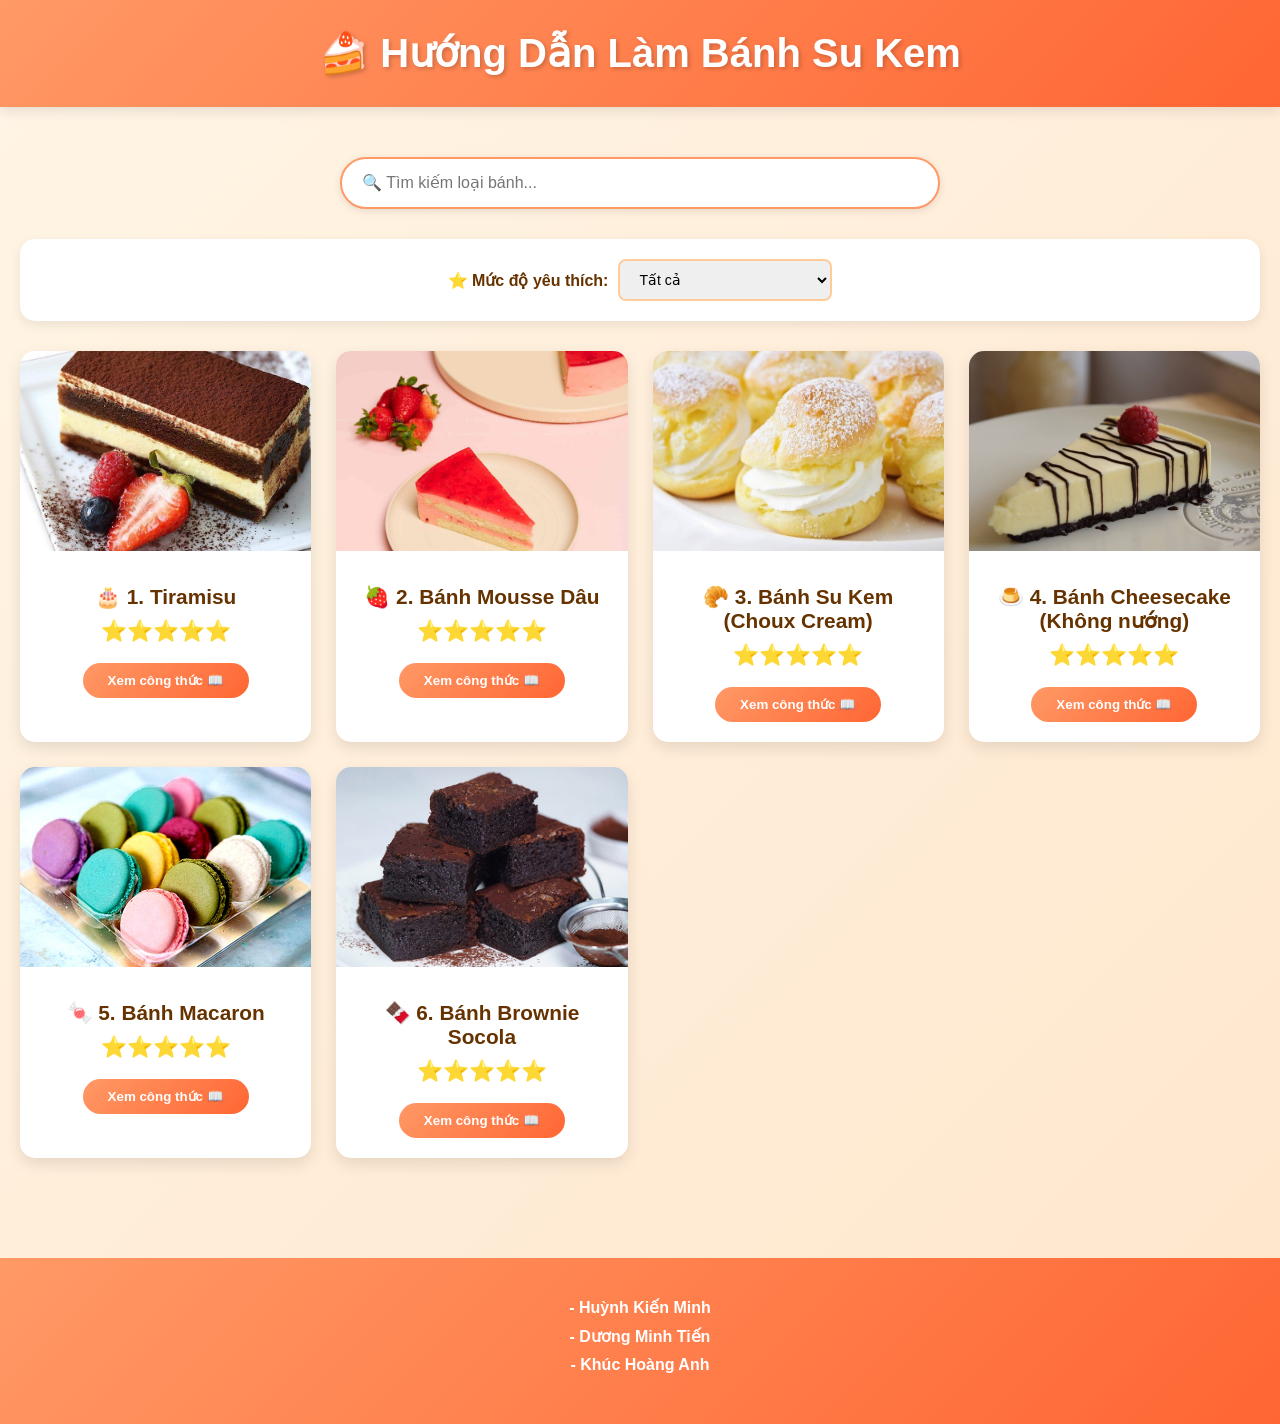
<file: index.html>
<!DOCTYPE html>
<html lang="vi">
<head>
    <meta charset="UTF-8">
    <meta name="viewport" content="width=device-width, initial-scale=1.0">
    <title>Hướng Dẫn Làm Bánh Su Kem</title>
    <link rel="stylesheet" href="style.css">
</head>
<body>

<header>
    <h1>🍰 Hướng Dẫn Làm Bánh Su Kem</h1>
</header>

<div class="container">
    <div class="search-box">
        <input type="text" id="searchInput" placeholder="🔍 Tìm kiếm loại bánh...">
    </div>
    <div class="filters">
        <div class="filter-group">
            <label>⭐ Mức độ yêu thích:</label>
            <select id="ratingFilter">
                <option value="all">Tất cả</option>
                <option value="5">⭐⭐⭐⭐⭐ (5 sao)</option>
                <option value="4">⭐⭐⭐⭐ (4 sao trở lên)</option>
                <option value="3">⭐⭐⭐ (3 sao trở lên)</option>
            </select>
        </div>
    </div>
    <div class="menu" id="menuList"></div>
</div>

<div id="recipeModal" class="modal">
    <div class="modal-content">
        <div class="modal-header">
            <span class="close">&times;</span>
            <h2 id="modalTitle"></h2>
        </div>
        <div class="modal-body" id="modalBody"></div>
    </div>
</div>

<footer>
    <h4 style = "margin-bottom: 10px;"> - Huỳnh Kiến Minh <br> </h4>
    <h4 style = "margin-bottom: 10px;"> - Dương Minh Tiến <br> </h4>
    <h4 style = "margin-bottom: 10px;"> - Khúc Hoàng Anh </h4>
</footer>

<script src = "script.js"></script>

</body>
</html>
</file>
<file: style.css>
* {
            margin: 0;
            padding: 0;
            box-sizing: border-box;
        }

        body {
            font-family: 'Segoe UI', Tahoma, Geneva, Verdana, sans-serif;
            background: linear-gradient(135deg, #fff5e6 0%, #ffe6cc 100%);
            min-height: 100vh;
        }

        header {
            background: linear-gradient(135deg, #ff9966 0%, #ff6633 100%);
            padding: 30px 20px;
            text-align: center;
            box-shadow: 0 4px 12px rgba(0,0,0,0.1);
        }

        header h1 {
            color: white;
            font-size: 2.5em;
            text-shadow: 2px 2px 4px rgba(0,0,0,0.2);
        }

        .container {
            max-width: 1400px;
            margin: 0 auto;
            padding: 20px;
        }

        /* Thanh tìm kiếm */
        .search-box {
            text-align: center;
            margin: 30px 0;
        }

        .search-box input {
            width: 100%;
            max-width: 600px;
            padding: 15px 20px;
            font-size: 16px;
            border-radius: 50px;
            border: 2px solid #ff9966;
            outline: none;
            transition: all 0.3s;
            box-shadow: 0 2px 8px rgba(0,0,0,0.1);
        }

        .search-box input:focus {
            border-color: #ff6633;
            box-shadow: 0 4px 12px rgba(255,102,51,0.3);
        }

        /* Bộ lọc gọn gàng hơn */
        .filters {
            background: white;
            padding: 20px;
            border-radius: 15px;
            box-shadow: 0 4px 12px rgba(0,0,0,0.08);
            display: flex;
            justify-content: center;
            align-items: center;
            gap: 20px;
            margin: 20px 0;
            flex-wrap: wrap;
        }

        .filter-group {
            display: flex;
            align-items: center;
            gap: 10px;
        }

        .filter-group label {
            font-weight: 600;
            color: #663300;
            white-space: nowrap;
        }

        .filter-group input,
        .filter-group select {
            padding: 10px 15px;
            border-radius: 8px;
            border: 2px solid #ffcc99;
            outline: none;
            font-size: 14px;
            transition: all 0.3s;
        }

        .filter-group input:focus,
        .filter-group select:focus {
            border-color: #ff9966;
        }

        .filter-group input[type="number"] {
            width: 80px;
        }

        /* Layout menu */
        .menu {
            display: grid;
            grid-template-columns: repeat(auto-fill, minmax(280px, 1fr));
            gap: 25px;
            margin: 30px 0;
        }

        /* Card bánh */
        .card {
            background: white;
            border-radius: 15px;
            padding: 0;
            text-align: center;
            box-shadow: 0 6px 15px rgba(0,0,0,0.1);
            transition: all 0.3s;
            cursor: pointer;
            overflow: hidden;
        }

        .card:hover {
            transform: translateY(-8px);
            box-shadow: 0 12px 25px rgba(0,0,0,0.15);
        }

        .card img {
            width: 100%;
            height: 200px;
            object-fit: cover;
            transition: transform 0.3s;
        }

        .card:hover img {
            transform: scale(1.1);
        }

        .card-content {
            padding: 20px;
        }

        .card h3 {
            margin: 10px 0;
            font-size: 1.3em;
            color: #663300;
        }

        .card p {
            color: #ff6633;
            font-weight: bold;
            font-size: 1.2em;
            margin: 10px 0;
        }

        .rating {
            color: #ffa500;
            font-size: 1.3em;
            margin: 10px 0;
        }

        .view-recipe-btn {
            background: linear-gradient(135deg, #ff9966 0%, #ff6633 100%);
            color: white;
            border: none;
            padding: 10px 25px;
            border-radius: 25px;
            font-weight: 600;
            cursor: pointer;
            transition: all 0.3s;
            margin-top: 10px;
        }

        .view-recipe-btn:hover {
            transform: scale(1.05);
            box-shadow: 0 4px 12px rgba(255,102,51,0.4);
        }

        /* Modal công thức */
        .modal {
            display: none;
            position: fixed;
            z-index: 1000;
            left: 0;
            top: 0;
            width: 100%;
            height: 100%;
            background-color: rgba(0,0,0,0.6);
            animation: fadeIn 0.3s;
        }

        @keyframes fadeIn {
            from { opacity: 0; }
            to { opacity: 1; }
        }

        .modal-content {
            background-color: white;
            margin: 3% auto;
            padding: 0;
            border-radius: 20px;
            width: 90%;
            max-width: 800px;
            max-height: 85vh;
            overflow-y: auto;
            box-shadow: 0 10px 40px rgba(0,0,0,0.3);
            animation: slideDown 0.3s;
        }

        @keyframes slideDown {
            from { transform: translateY(-50px); opacity: 0; }
            to { transform: translateY(0); opacity: 1; }
        }

        .modal-header {
            background: linear-gradient(135deg, #ff9966 0%, #ff6633 100%);
            padding: 25px;
            border-radius: 20px 20px 0 0;
            color: white;
            position: relative;
        }

        .modal-header h2 {
            margin: 0;
            font-size: 1.8em;
        }

        .close {
            position: absolute;
            right: 20px;
            top: 20px;
            color: white;
            font-size: 35px;
            font-weight: bold;
            cursor: pointer;
            transition: transform 0.3s;
        }

        .close:hover {
            transform: rotate(90deg);
        }

        .modal-body {
            padding: 30px;
        }

        .recipe-section {
            margin-bottom: 25px;
        }

        .recipe-section h3 {
            color: #ff6633;
            margin-bottom: 15px;
            font-size: 1.4em;
            border-bottom: 2px solid #ffcc99;
            padding-bottom: 10px;
        }

        .recipe-section ul {
            list-style: none;
            padding-left: 0;
        }

        .recipe-section li {
            padding: 8px 0;
            padding-left: 25px;
            position: relative;
        }

        .recipe-section li:before {
            content: "✓";
            position: absolute;
            left: 0;
            color: #ff6633;
            font-weight: bold;
        }

        .steps {
            counter-reset: step-counter;
        }

        .steps li {
            counter-increment: step-counter;
            padding-left: 35px;
        }

        .steps li:before {
            content: counter(step-counter);
            background: #ff6633;
            color: white;
            width: 25px;
            height: 25px;
            border-radius: 50%;
            display: inline-flex;
            align-items: center;
            justify-content: center;
            font-size: 12px;
            font-weight: bold;
        }

        footer {
            background: linear-gradient(135deg, #ff9966 0%, #ff6633 100%);
            padding: 40px 20px;
            text-align: center;
            margin-top: 50px;
            color: white;
        }

        footer h3 {
            margin-bottom: 20px;
            font-size: 1.8em;
        }

        footer p {
            margin: 10px 0;
            font-size: 1.1em;
        }

        /* Responsive */
        @media (max-width: 768px) {
            .menu {
                grid-template-columns: repeat(auto-fill, minmax(200px, 1fr));
                gap: 15px;
            }

            .filters {
                flex-direction: column;
                gap: 15px;
            }

            .filter-group {
                width: 100%;
                justify-content: space-between;
            }

            header h1 {
                font-size: 1.8em;
            }
        }
</file>
